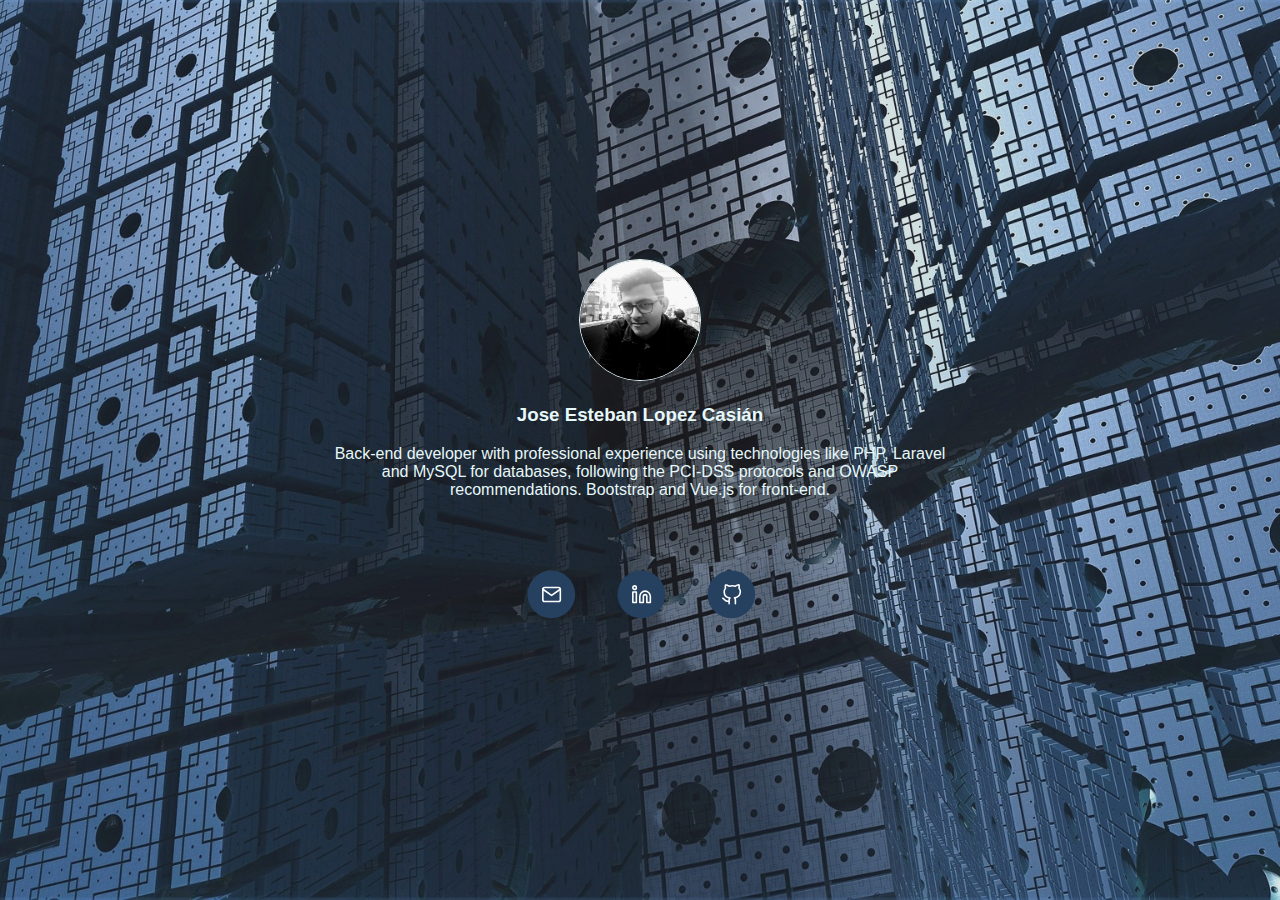
<file: index.html>
<!doctype html>
<html lang="en">
  <head>
    <meta charset="utf-8">
    <meta name="viewport" content="width=device-width, initial-scale=1, shrink-to-fit=no">
    <meta name="description" content="">
    <meta name="author" content="">

    <link rel="stylesheet" type="text/css" href="./css/main.css">
    <link rel="stylesheet" type="text/css" href="./css/media-queries.css">
    <title>Esteban López</title>
  </head>

  <body> 
    <div class="flex f-justify-content f-align-center h-100">
      <div id="container" class="w-md-75 w-lg-50">
        <div class="profile-image">
            <img src="images/profile.jpg">
        </div>
        <div class="person-description txt-white">
            <div class="title">
                <h3>Jose Esteban Lopez Casián</h3>
            </div>
            <div class="description">
                <p>Back-end developer with professional experience using technologies like PHP, Laravel and MySQL for databases, following the PCI-DSS protocols and OWASP recommendations. Bootstrap and Vue.js for front-end.</p>
            </div>
        </div>

        <div class="flex f-justify-center icons mt-3">
          <div class="email">
            <a href="mailto:estebanlopez.cn@gmail.com">
              <img src="images/email.svg" width="90" height="90" 
                  title="estebanlopez.cn@gmail.com" target="_blank">
            </a>
          </div>
          <div class="linkedin">
            <a href="https://www.linkedin.com/in/estebanlopezcn/" target="_blank">
              <img src="images/linkedin.svg" width="90" height="90">
            </a>
          </div>
          <div class="github">
            <a href="https://github.com/lopezcasian" target="_blank">
              <img src="images/github.svg" width="90" height="90">
            </a>
          </div>
        </div>
      </div>
    </div>
  </body>
</html>
</file>
<file: css/main.css>
html, body {
    height: 100%;
    margin: 0;
}

body {
	background-image: url(../images/main.jpg);
	background-position: center;
	background-repeat: no-repeat;
	background-size: cover;
	font-family: 'K2D', sans-serif;
    text-align: center;
}


.flex {
	display: flex;
}

.f-justify-content {
    justify-content: center;
}

.f-justify-center {
    justify-content: center;
}

.f-align-center {
    align-items: center;
}

.txt-white {
    color: #E6F8FA;
}

.profile-image > img {
    border-radius: 50%;
    width: 120px;
    height: 120px;
    border: 1px solid #E6F8FA;
}

.h-100 {
    height: 100%;
}

.mt-3 {
    margin-top: 3em;
}
</file>
<file: css/media-queries.css>
@media only screen and (min-width: 576px) { 

}

@media only screen and (min-width: 768px) {
    .w-md-75 {
        width: 75%;
    }
}

@media only screen and (min-width: 992px) {
    .w-lg-50 {
        width: 50%;
    }
}

@media only screen and (min-width: 1200px) { 
    .w-xl-50 {
        width: 50%;
    }
}
</file>
